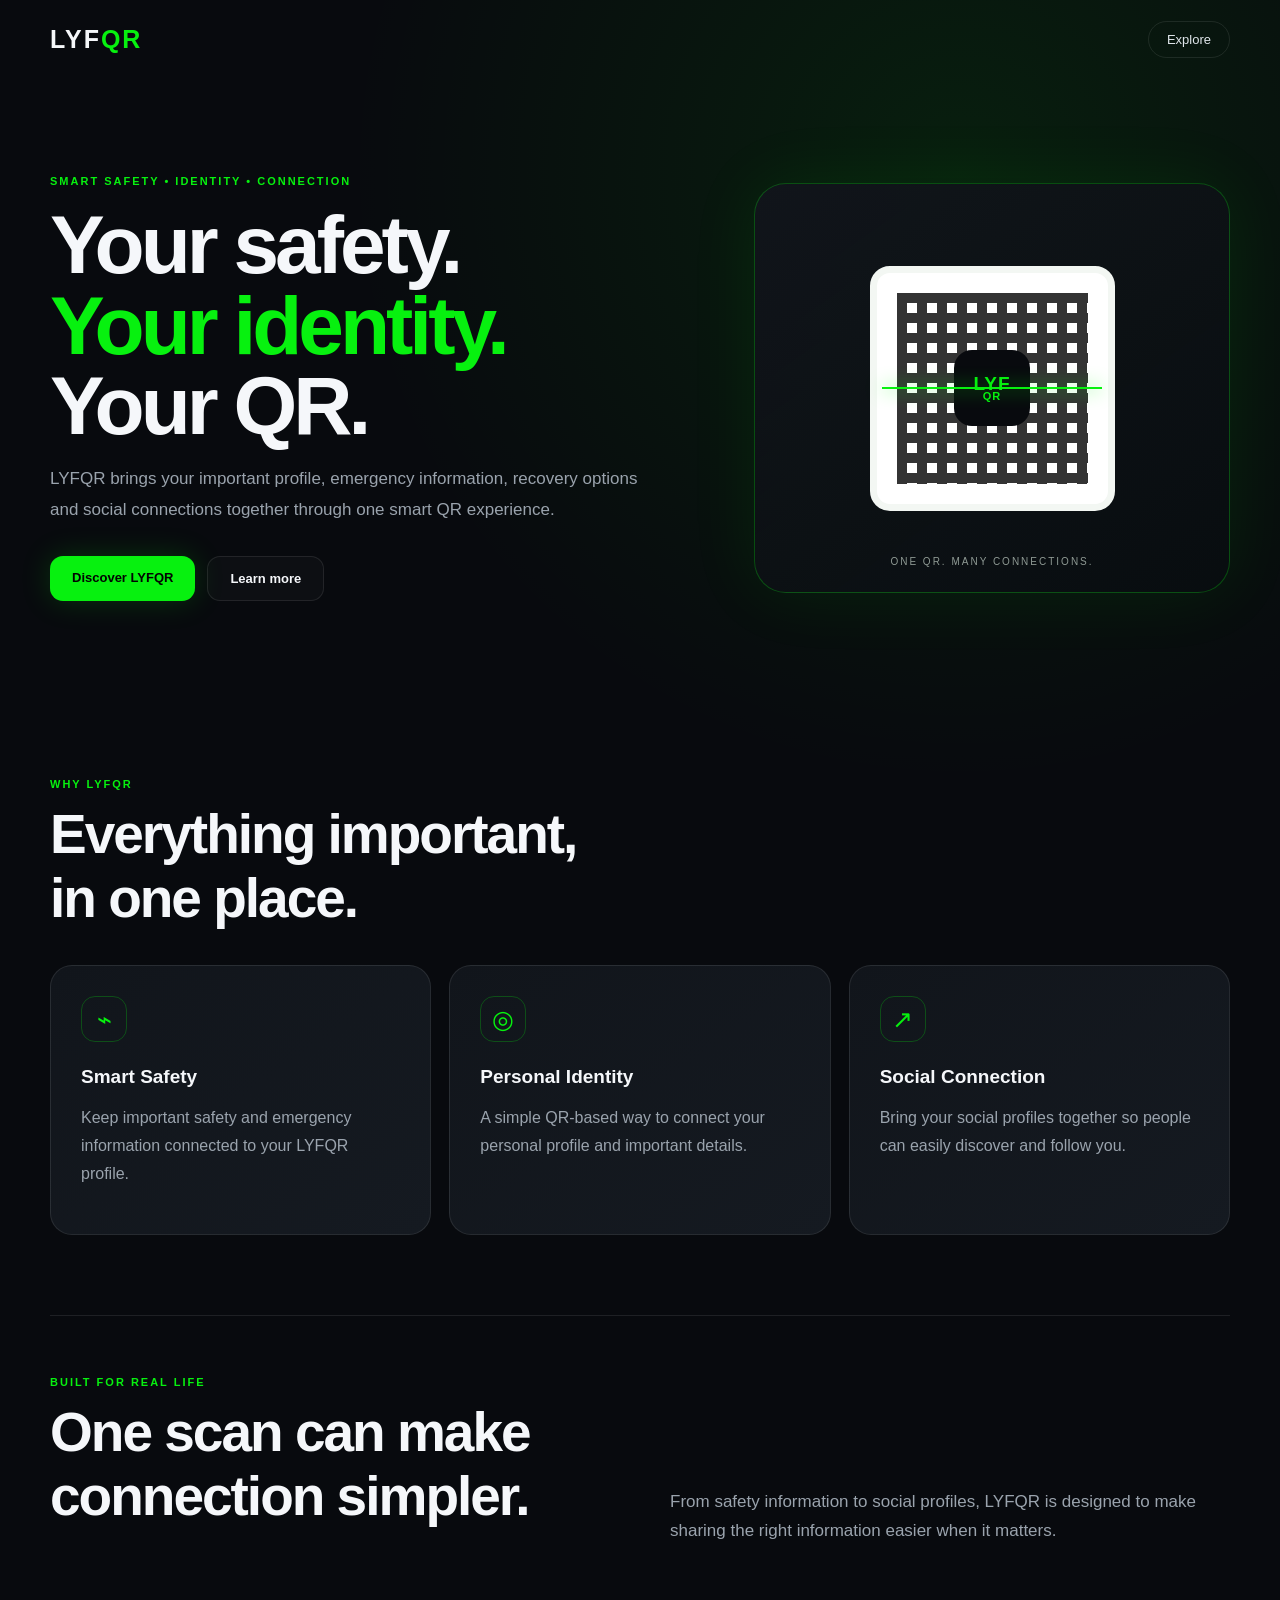
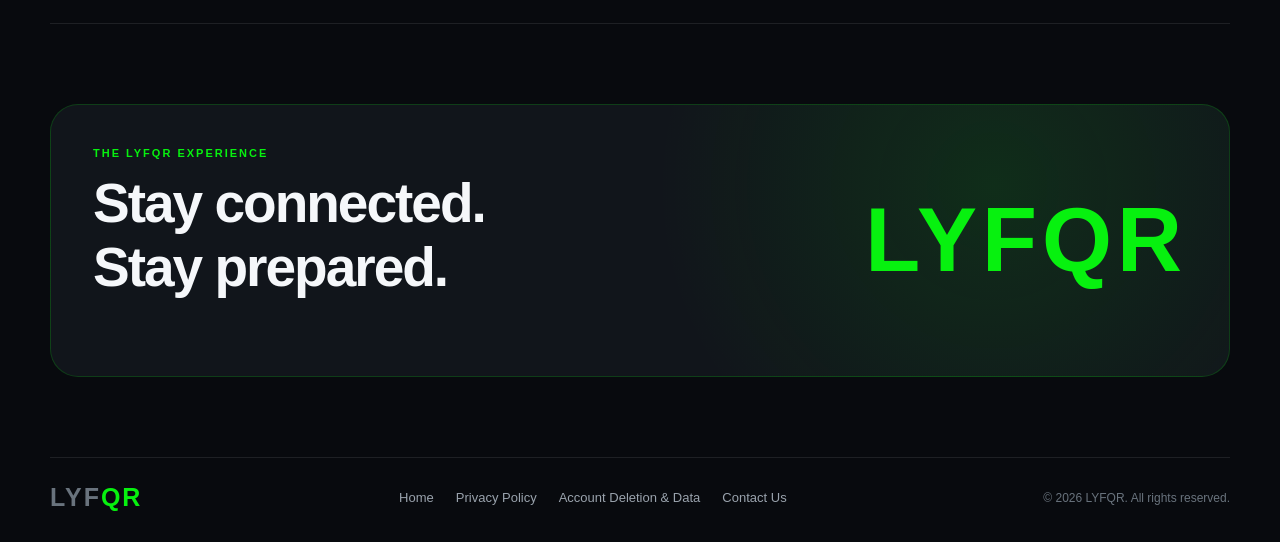
<file: index.html>
<!doctype html>
<html lang="en">
<head>
<meta charset="utf-8">
<meta name="viewport" content="width=device-width,initial-scale=1">
<meta name="description" content="LYFQR — Smart Safety, Identity and Social Connection through one QR.">
<title>LYFQR — Smart Safety &amp; Identity</title>
<link rel="stylesheet" href="style.css">
</head>
<body>
<header class="nav">
  <a class="brand" href="/">LYF<span>QR</span></a>
  <a class="nav-btn" href="#features">Explore</a>
</header>
<main>
  <!-- HERO -->
  <section class="hero">
    <div class="hero-copy">
      <div class="badge">SMART SAFETY • IDENTITY • CONNECTION</div>
      <h1>Your safety.<br><span>Your identity.</span><br>Your QR.</h1>
      <p>LYFQR brings your important profile, emergency information, recovery options and social connections together through one smart QR experience.</p>
      <div class="actions">
        <a class="primary" href="#features">Discover LYFQR</a>
        <a class="secondary" href="#about">Learn more</a>
      </div>
    </div>
    <div class="qr-card">
      <div class="qr">
        <div class="qr-lines"></div>
        <div class="qr-logo">LYF<br><small>QR</small></div>
      </div>
      <div class="scan"></div>
      <div class="qr-caption">ONE QR. MANY CONNECTIONS.</div>
    </div>
  </section>
  <!-- FEATURES -->
  <section id="features" class="section">
    <div class="eyebrow">WHY LYFQR</div>
    <h2>Everything important,<br>in one place.</h2>
    <div class="grid">
      <article>
        <div class="icon">⌁</div>
        <h3>Smart Safety</h3>
        <p>Keep important safety and emergency information connected to your LYFQR profile.</p>
      </article>
      <article>
        <div class="icon">◎</div>
        <h3>Personal Identity</h3>
        <p>A simple QR-based way to connect your personal profile and important details.</p>
      </article>
      <article>
        <div class="icon">↗</div>
        <h3>Social Connection</h3>
        <p>Bring your social profiles together so people can easily discover and follow you.</p>
      </article>
    </div>
  </section>
  <!-- ABOUT -->
  <section id="about" class="about">
    <div>
      <div class="eyebrow">BUILT FOR REAL LIFE</div>
      <h2>One scan can make connection simpler.</h2>
    </div>
    <p>From safety information to social profiles, LYFQR is designed to make sharing the right information easier when it matters.</p>
  </section>
  <!-- CTA -->
  <section class="cta">
    <div>
      <div class="eyebrow">THE LYFQR EXPERIENCE</div>
      <h2>Stay connected.<br>Stay prepared.</h2>
    </div>
    <strong>LYFQR</strong>
  </section>
</main>
  <!-- FOOTER -->
<footer>
  <div class="brand">LYF<span>QR</span></div>
  <div class="footer-links">
    <a href="/">Home</a>
    <a href="/privacy-policy.html">Privacy Policy</a>
    <a href="/delete-data.html">Account Deletion &amp; Data</a>
    <a href="mailto:lyfqr.support@gmail.com">Contact Us</a>
  </div>
  <div>© 2026 LYFQR. All rights reserved.</div>
</footer>
</body>
</html>
</file>
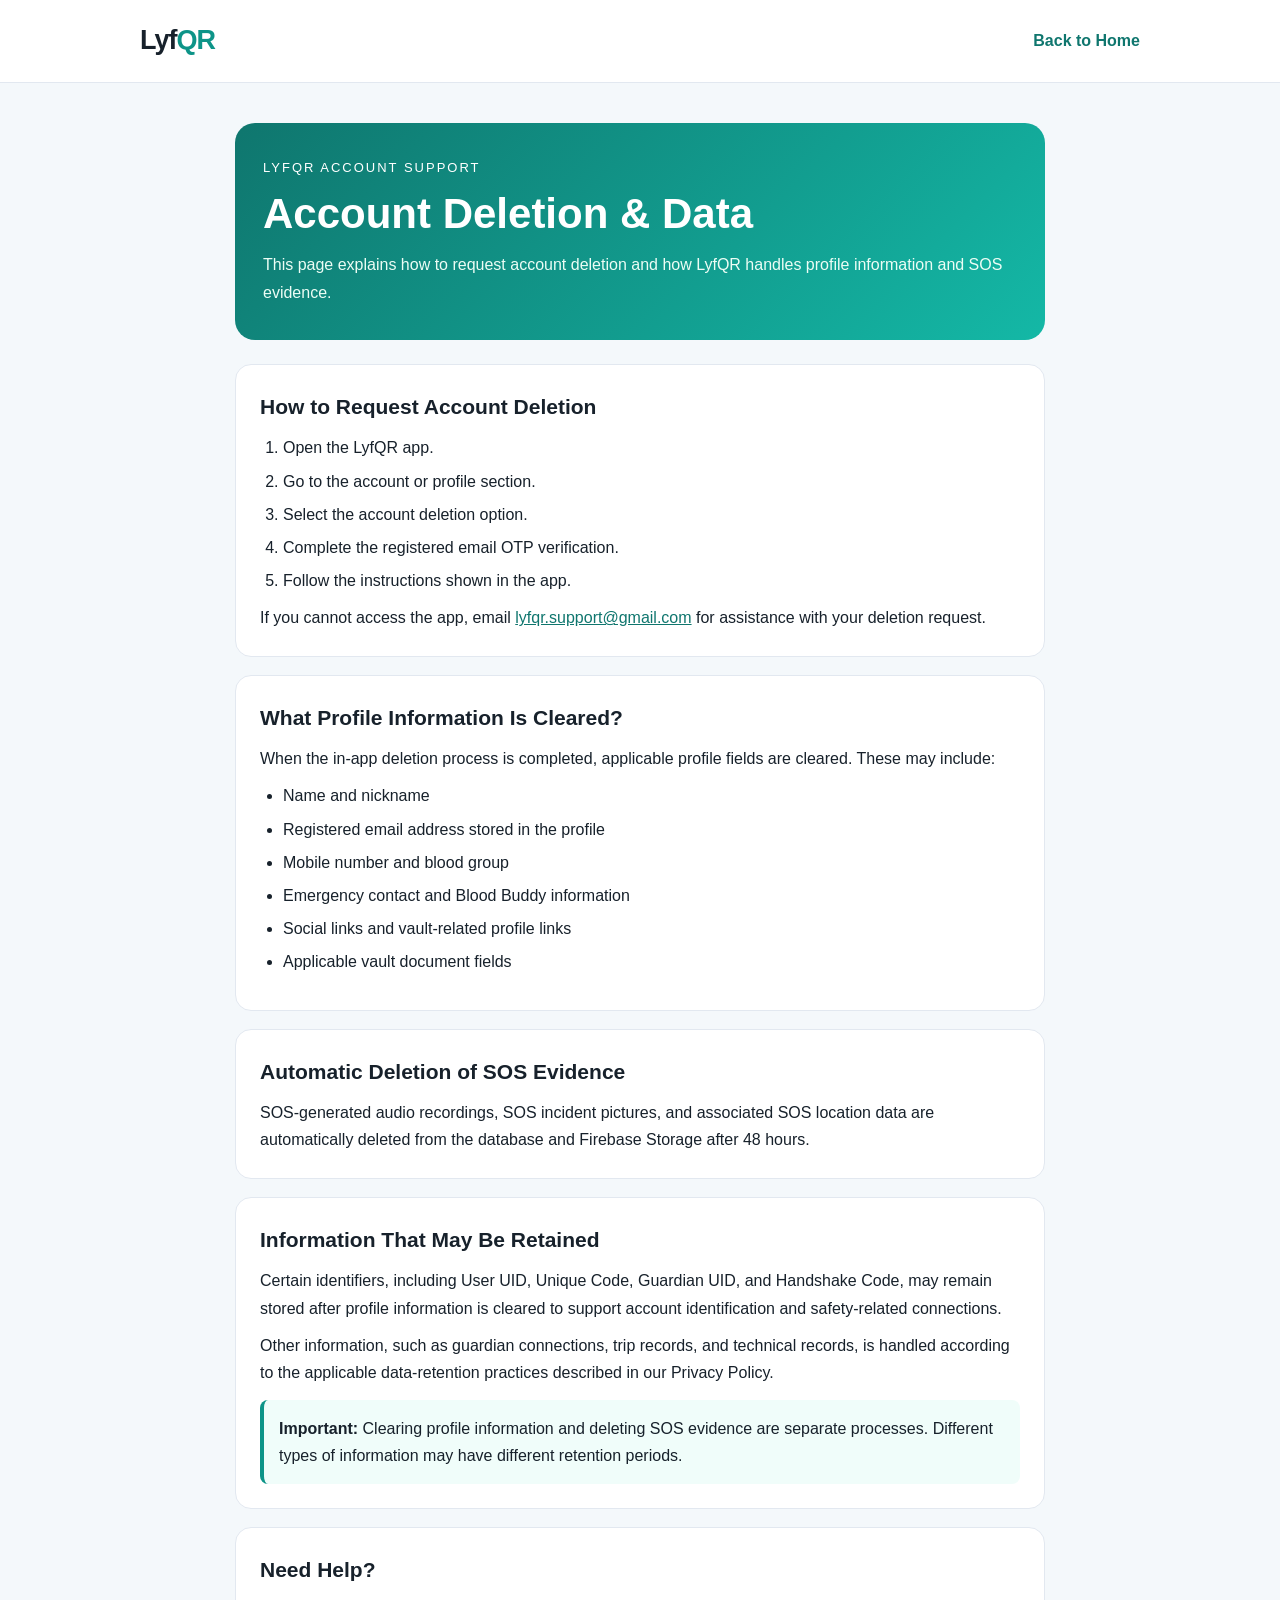
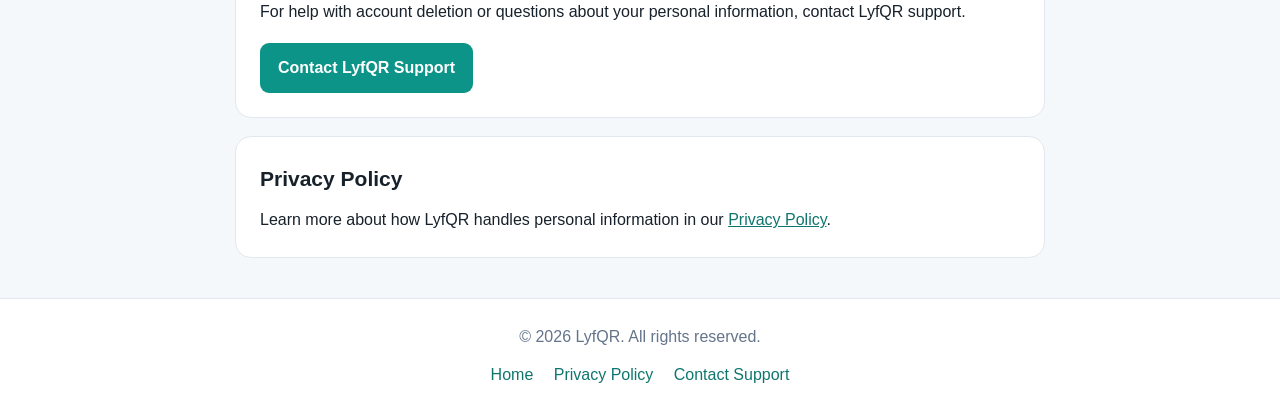
<file: delete-data.html>
<!DOCTYPE html>
<html lang="en">
<head>
  <meta charset="UTF-8">
  <meta name="viewport" content="width=device-width, initial-scale=1.0">
  <title>Account Deletion & Data | LyfQR</title>
  <meta name="description" content="Learn how to request LyfQR account deletion and understand how personal information and SOS evidence are handled.">
  <meta name="robots" content="index, follow">

  <style>
    :root {
      --primary: #0d9488;
      --primary-dark: #0f766e;
      --bg: #f4f8fb;
      --surface: #fff;
      --text: #17212b;
      --muted: #64748b;
      --border: #e2e8f0;
    }

    * { box-sizing: border-box; margin: 0; padding: 0; }

    body {
      font-family: Arial, Helvetica, sans-serif;
      background: var(--bg);
      color: var(--text);
      line-height: 1.7;
    }

    header {
      background: var(--surface);
      border-bottom: 1px solid var(--border);
      padding: 18px 20px;
    }

    .nav {
      max-width: 1000px;
      margin: auto;
      display: flex;
      justify-content: space-between;
      align-items: center;
      gap: 16px;
    }

    .brand {
      font-size: 27px;
      font-weight: 800;
      text-decoration: none;
      color: var(--text);
      letter-spacing: -1px;
    }

    .brand span { color: var(--primary); }

    .nav a:last-child {
      color: var(--primary-dark);
      font-weight: 600;
      text-decoration: none;
    }

    main {
      max-width: 850px;
      margin: 40px auto;
      padding: 0 20px;
    }

    .hero {
      background: linear-gradient(135deg, #0f766e, #14b8a6);
      color: #fff;
      border-radius: 20px;
      padding: 34px 28px;
      margin-bottom: 24px;
    }

    .label {
      font-size: 13px;
      text-transform: uppercase;
      letter-spacing: 2px;
      margin-bottom: 10px;
    }

    h1 {
      font-size: clamp(29px, 5vw, 42px);
      line-height: 1.2;
      margin-bottom: 12px;
    }

    .hero p { color: #ecfdf5; }

    .card {
      background: var(--surface);
      border: 1px solid var(--border);
      border-radius: 16px;
      padding: 24px;
      margin-bottom: 18px;
    }

    h2 { font-size: 21px; margin-bottom: 10px; }
    p { margin-bottom: 10px; }
    p:last-child { margin-bottom: 0; }

    ul, ol { padding-left: 23px; margin: 10px 0; }
    li { margin-bottom: 6px; }

    .notice {
      background: #f0fdfa;
      border-left: 4px solid var(--primary);
      border-radius: 8px;
      padding: 15px;
      margin-top: 14px;
    }

    .contact {
      display: inline-block;
      margin-top: 8px;
      background: var(--primary);
      color: #fff;
      padding: 11px 18px;
      border-radius: 9px;
      text-decoration: none;
      font-weight: 700;
    }

    .contact:hover { background: var(--primary-dark); }

    a.text-link { color: var(--primary-dark); }

    footer {
      text-align: center;
      padding: 24px 16px;
      color: var(--muted);
      border-top: 1px solid var(--border);
      background: var(--surface);
    }

    footer a {
      color: var(--primary-dark);
      text-decoration: none;
      margin: 0 8px;
    }

    @media (max-width: 600px) {
      main { margin: 24px auto; }
      .hero { padding: 26px 21px; }
      .card { padding: 20px; }
      .nav { flex-wrap: wrap; }
    }
  </style>
</head>

<body>
  <header>
    <nav class="nav">
      <a class="brand" href="https://www.lyfqr.com/">Lyf<span>QR</span></a>
      <a href="https://www.lyfqr.com/">Back to Home</a>
    </nav>
  </header>

  <main>
    <section class="hero">
      <div class="label">LyfQR Account Support</div>
      <h1>Account Deletion &amp; Data</h1>
      <p>This page explains how to request account deletion and how LyfQR handles profile information and SOS evidence.</p>
    </section>

    <section class="card">
      <h2>How to Request Account Deletion</h2>
      <ol>
        <li>Open the LyfQR app.</li>
        <li>Go to the account or profile section.</li>
        <li>Select the account deletion option.</li>
        <li>Complete the registered email OTP verification.</li>
        <li>Follow the instructions shown in the app.</li>
      </ol>
      <p>If you cannot access the app, email
        <a class="text-link" href="mailto:lyfqr.support@gmail.com">lyfqr.support@gmail.com</a>
        for assistance with your deletion request.
      </p>
    </section>

    <section class="card">
      <h2>What Profile Information Is Cleared?</h2>
      <p>When the in-app deletion process is completed, applicable profile fields are cleared. These may include:</p>
      <ul>
        <li>Name and nickname</li>
        <li>Registered email address stored in the profile</li>
        <li>Mobile number and blood group</li>
        <li>Emergency contact and Blood Buddy information</li>
        <li>Social links and vault-related profile links</li>
        <li>Applicable vault document fields</li>
      </ul>
    </section>

    <section class="card">
      <h2>Automatic Deletion of SOS Evidence</h2>
      <p>SOS-generated audio recordings, SOS incident pictures, and associated SOS location data are automatically deleted from the database and Firebase Storage after 48 hours.</p>
    </section>

    <section class="card">
      <h2>Information That May Be Retained</h2>
      <p>Certain identifiers, including User UID, Unique Code, Guardian UID, and Handshake Code, may remain stored after profile information is cleared to support account identification and safety-related connections.</p>
      <p>Other information, such as guardian connections, trip records, and technical records, is handled according to the applicable data-retention practices described in our Privacy Policy.</p>
      <div class="notice">
        <strong>Important:</strong> Clearing profile information and deleting SOS evidence are separate processes. Different types of information may have different retention periods.
      </div>
    </section>

    <section class="card">
      <h2>Need Help?</h2>
      <p>For help with account deletion or questions about your personal information, contact LyfQR support.</p>
     <a class="contact"
   href="https://mail.google.com/mail/?view=cm&fs=1&to=lyfqr.support@gmail.com"
   target="_blank"
   rel="noopener noreferrer">
  Contact LyfQR Support
</a>
    </section>

    <section class="card">
      <h2>Privacy Policy</h2>
      <p>Learn more about how LyfQR handles personal information in our
        <a class="text-link" href="https://www.lyfqr.com/privacy-policy.html">Privacy Policy</a>.
      </p>
    </section>
  </main>

  <footer>
    <p>© 2026 LyfQR. All rights reserved.</p>
    <a href="https://www.lyfqr.com/">Home</a>
    <a href="https://www.lyfqr.com/privacy-policy.html">Privacy Policy</a>
    <a href="mailto:lyfqr.support@gmail.com">Contact Support</a>
  </footer>
</body>
</html>
</file>
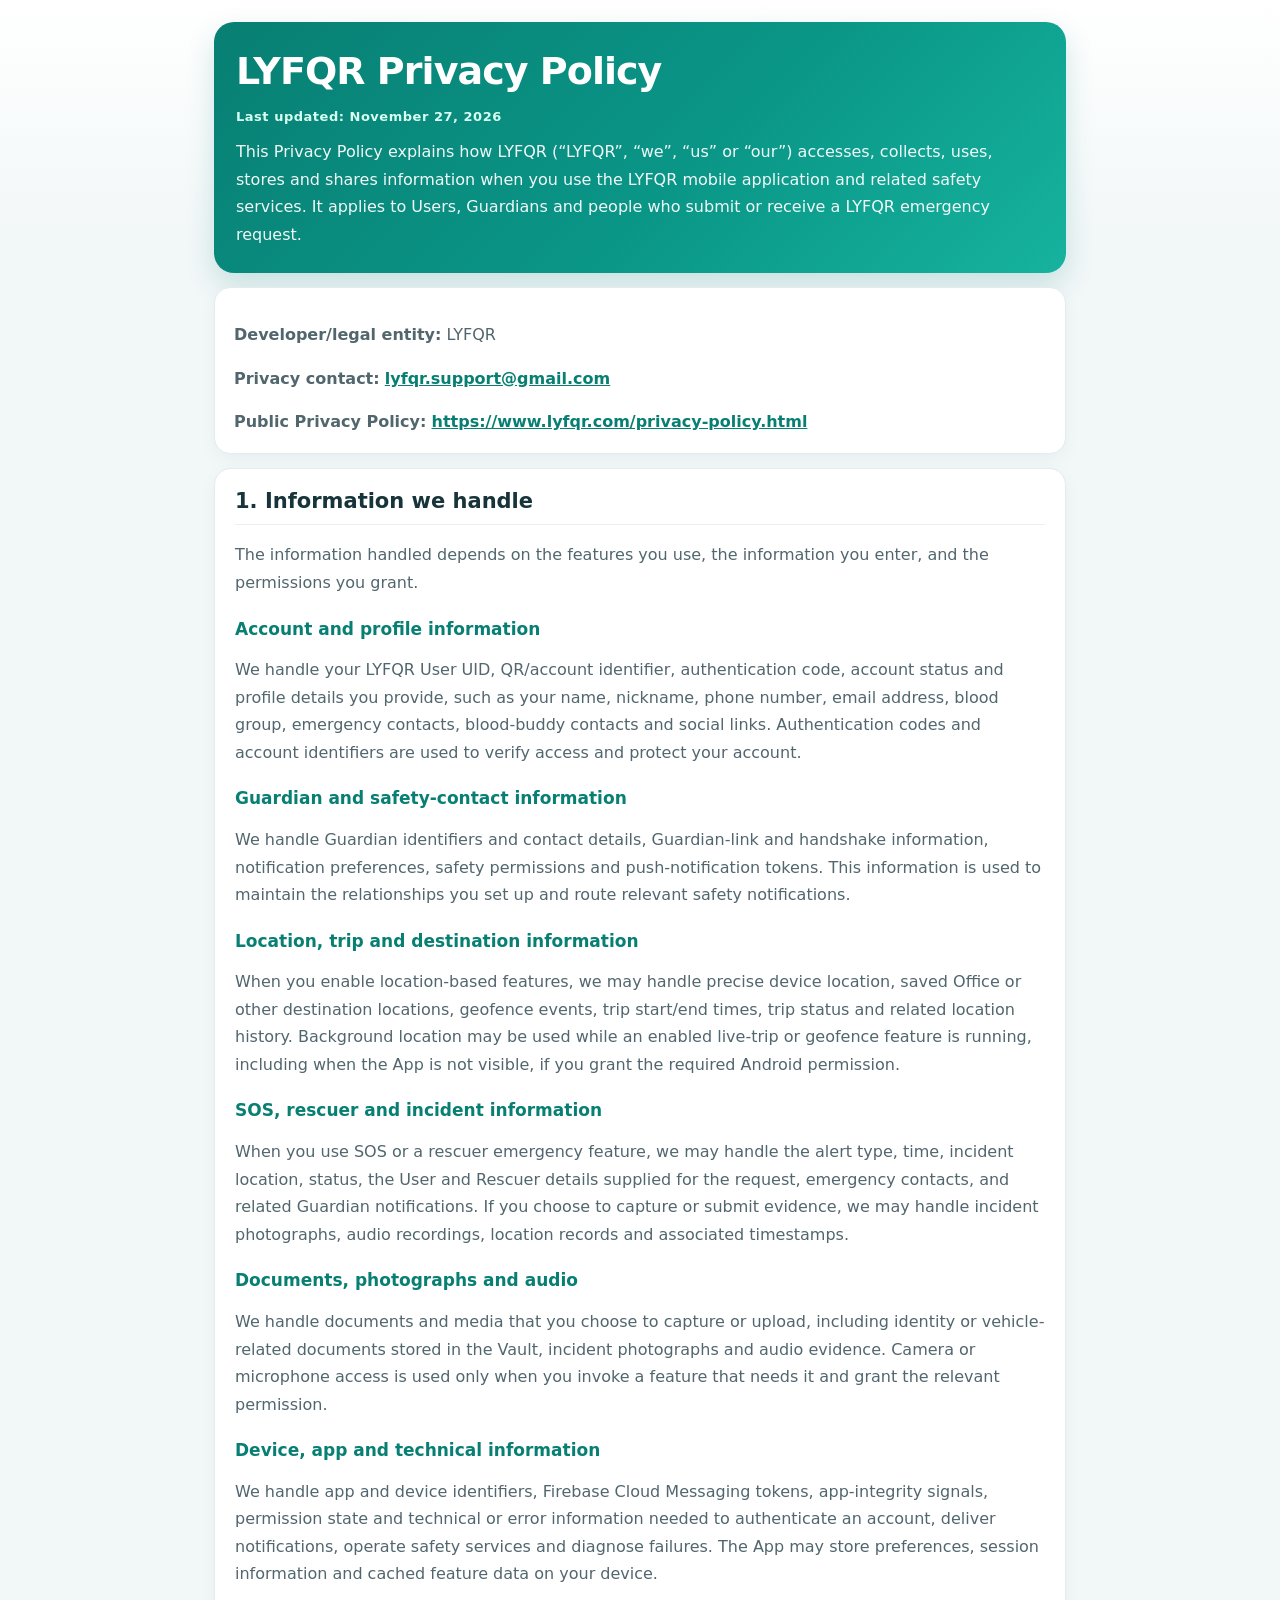
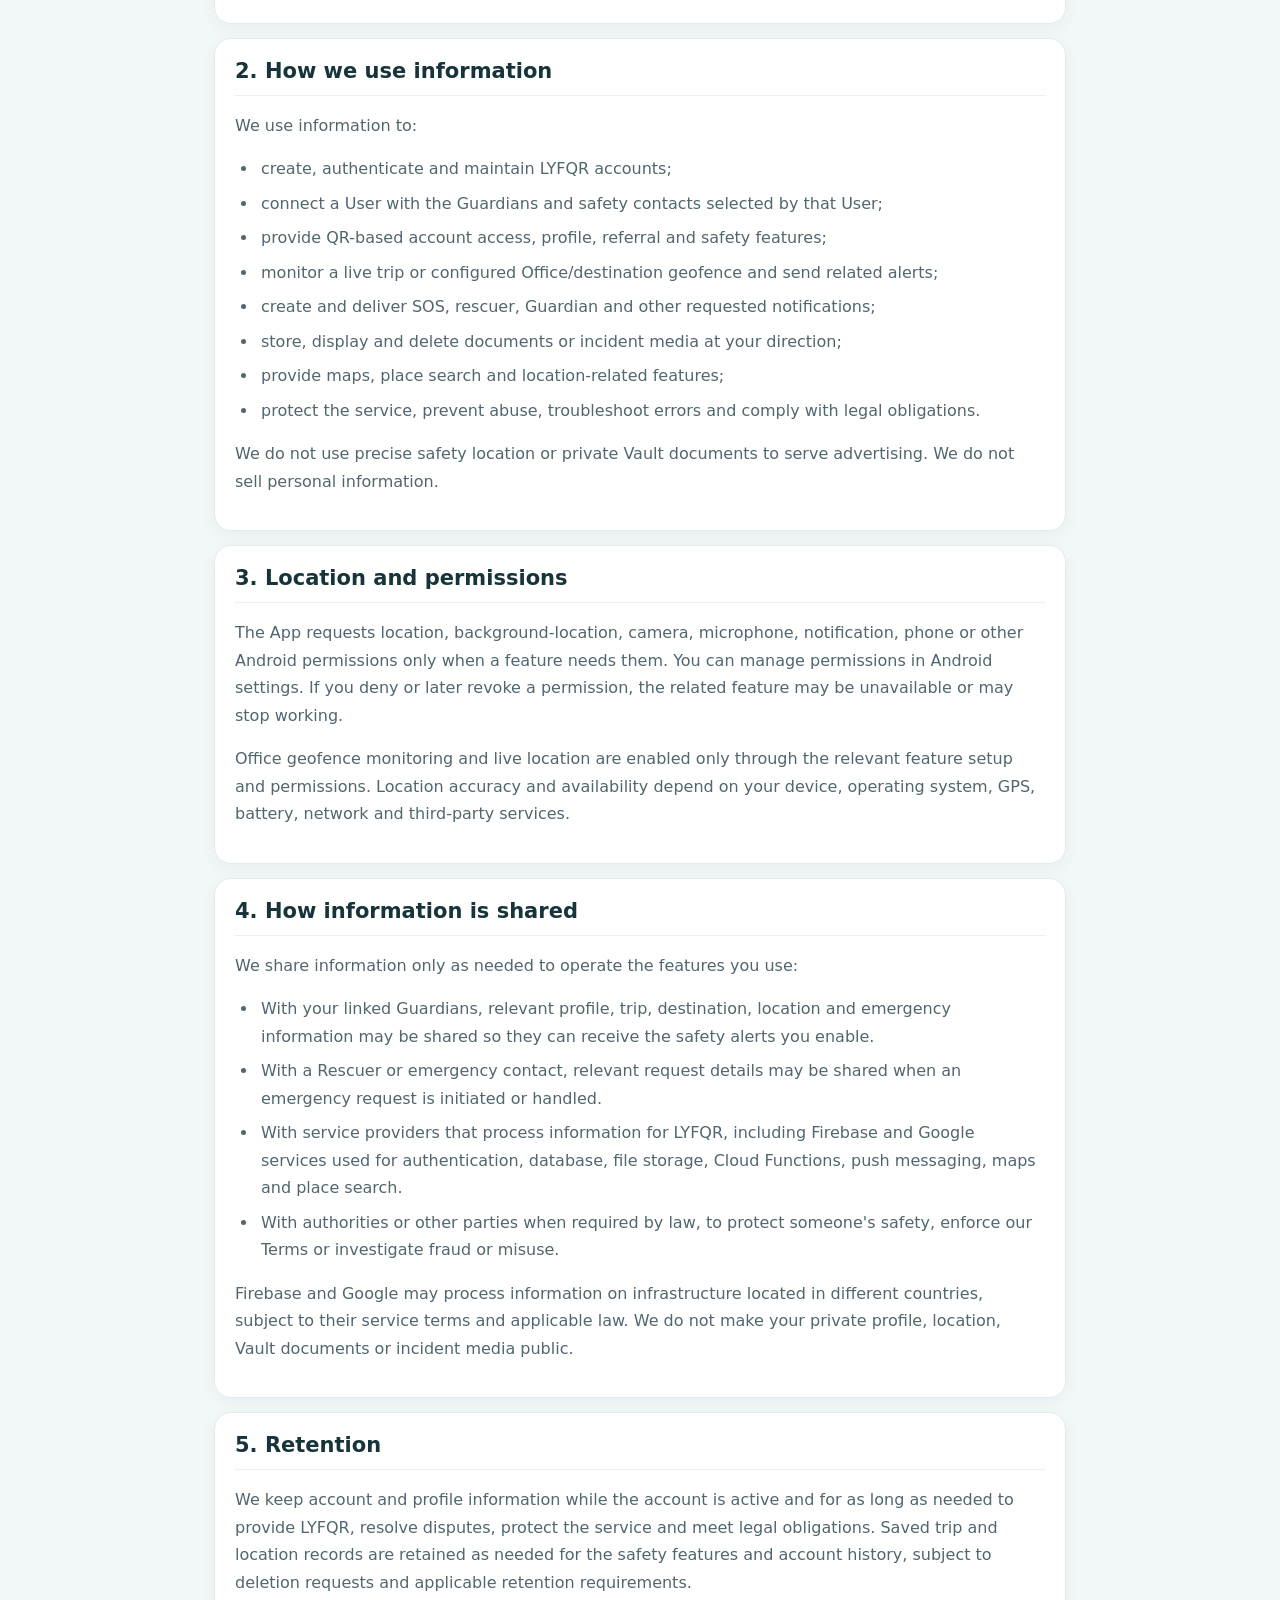
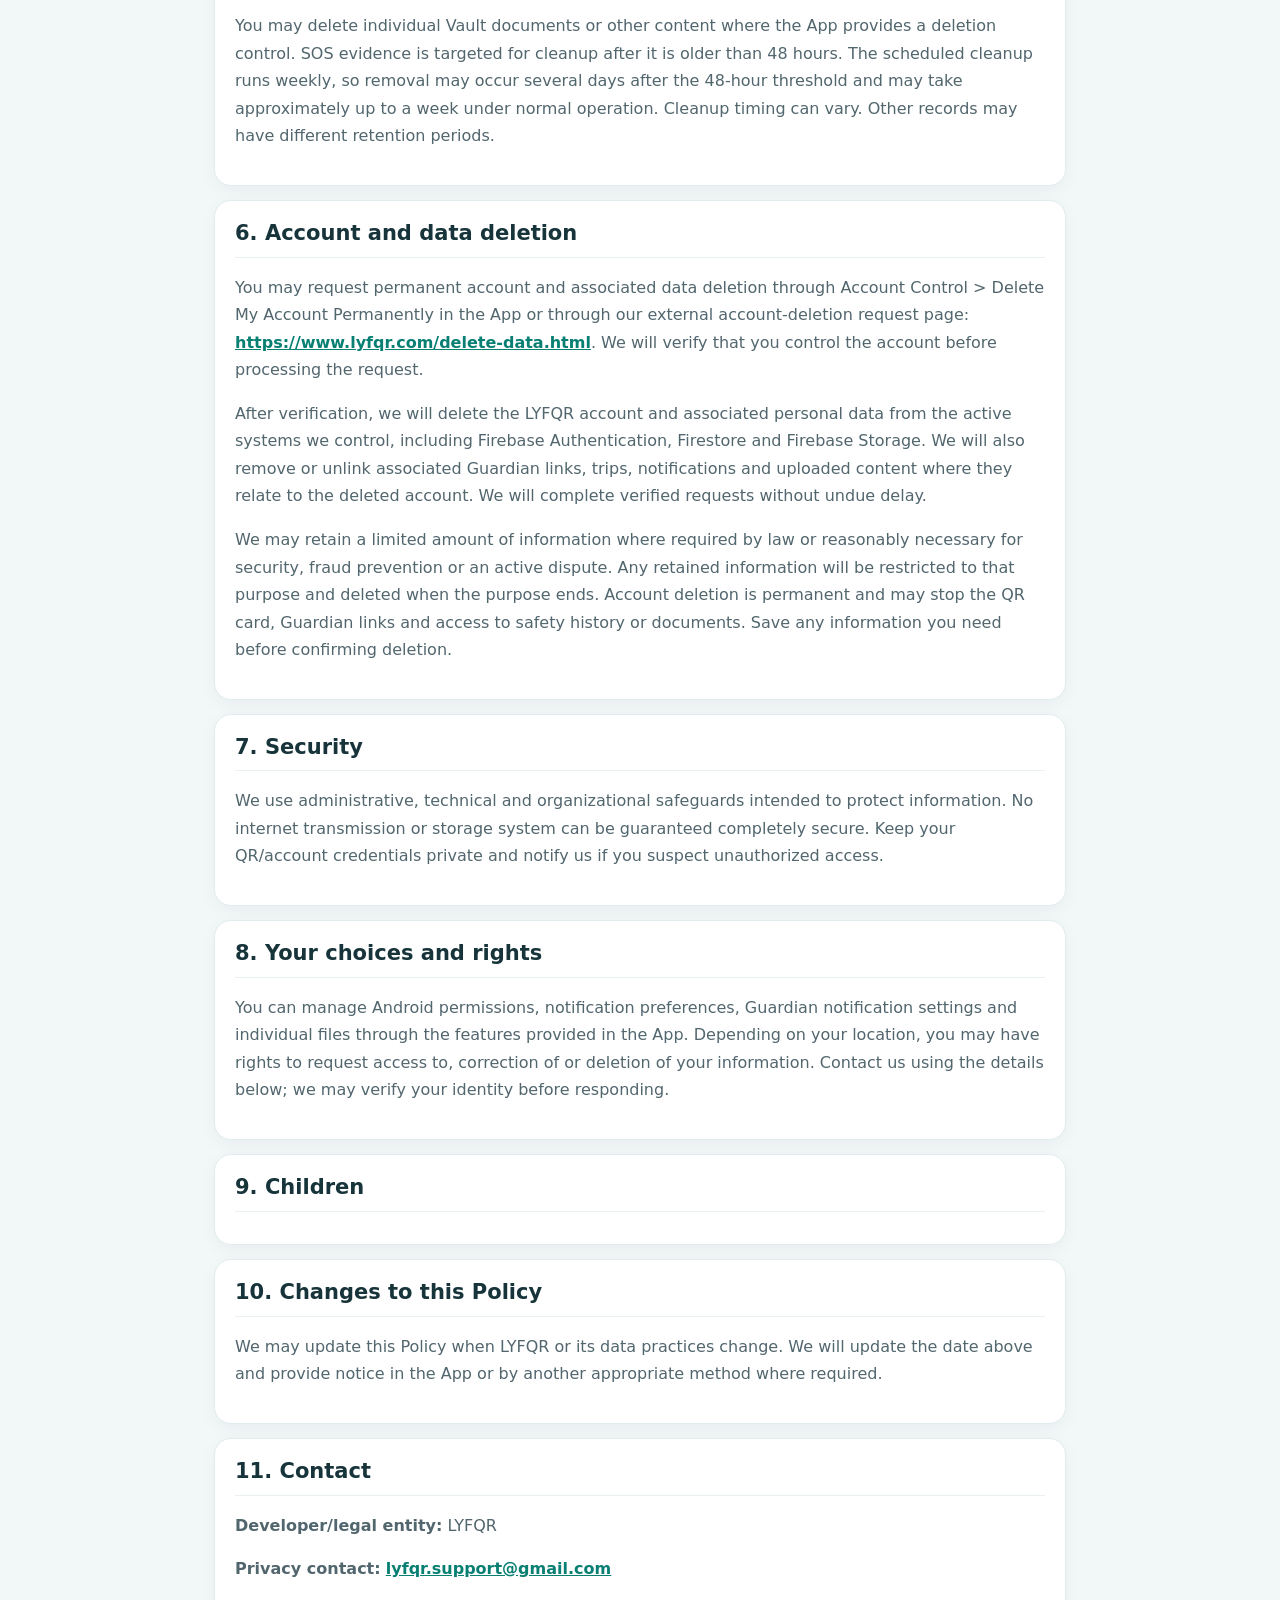
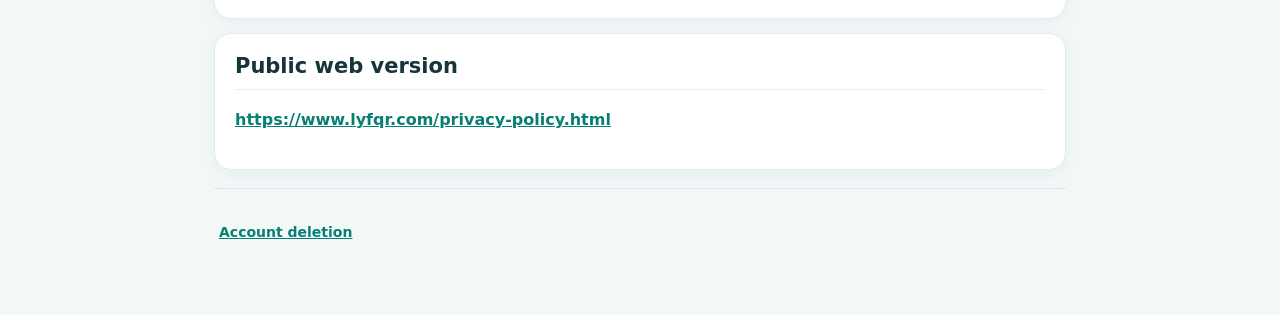
<file: privacy-policy.html>
<!DOCTYPE html>
<html lang="en">
<head>
  <meta charset="UTF-8">
  <meta name="viewport" content="width=device-width, initial-scale=1">
  <title>Privacy Policy | LYFQR</title>
  <meta name="description" content="The LYFQR Privacy Policy explains what information the app handles, how it is used, retained, shared and deleted.">
  <style>
    :root { color-scheme: light; --page:#F2F7F8; --surface:#FFFFFF; --ink:#172B33; --muted:#52666E; --teal:#087F73; --teal2:#12A995; --line:#E2ECEE; --soft:#EAF7F4; }
    * { box-sizing:border-box; }
    body { margin:0; padding:18px 14px 40px; background:linear-gradient(180deg,#FFFFFF 0,#F2F7F8 240px,#F2F7F8 100%); color:var(--ink); font:16px/1.72 system-ui,-apple-system,"Segoe UI",sans-serif; }
    main { max-width:860px; margin:0 auto; padding:0 4px; }
    header { margin:4px 0 14px; padding:25px 22px; border-radius:20px; color:#FFFFFF; background:linear-gradient(135deg,#087F73 0%,#0A9687 56%,#16B39E 100%); box-shadow:0 12px 28px rgba(8,127,115,.18); }
    h1,h2,h3 { line-height:1.28; }
    h1 { margin:0 0 10px; color:#FFFFFF; font-size:clamp(27px,6vw,38px); letter-spacing:-.025em; }
    header p { margin:0; color:rgba(255,255,255,.94); }
    .updated { margin:0 0 10px; color:#D6FFF2; font-size:13px; font-weight:700; letter-spacing:.04em; }
    .contact,.notice { padding:17px 19px; border:1px solid var(--line); border-radius:16px; background:var(--surface); box-shadow:0 5px 18px rgba(23,43,51,.045); }
    .contact { margin:0 0 14px; }
    .contact p:last-child { margin-bottom:0; }
    section { margin:14px 0; padding:19px 20px; border:1px solid var(--line); border-radius:17px; background:var(--surface); box-shadow:0 5px 18px rgba(23,43,51,.045); }
    h2 { margin:0 0 13px; padding-bottom:10px; border-bottom:1px solid #E8F0F1; color:#17343B; font-size:21px; }
    h3 { margin:22px 0 7px; color:var(--teal); font-size:17px; }
    p,li { color:var(--muted); }
    a { color:#087F73; font-weight:650; overflow-wrap:anywhere; }
    ul { padding-left:23px; }
    li { padding-left:3px; margin:7px 0; }
    footer { margin-top:18px; padding:17px 5px; border-top:1px solid #DCE7E9; color:var(--muted); font-size:14px; }
    @media (max-width:520px) {
      body { padding:10px 10px 28px; font-size:15px; }
      main { padding:0; }
      header { padding:21px 18px; border-radius:17px; }
      section { padding:17px 16px; border-radius:15px; }
      h2 { font-size:19px; }
      h3 { font-size:16px; }
    }
  </style>
</head>
<body>
<main>
  <header>
    <h1>LYFQR Privacy Policy</h1>
    <div class="updated">Last updated: November 27, 2026</div>
    <p>This Privacy Policy explains how LYFQR (&ldquo;LYFQR&rdquo;, &ldquo;we&rdquo;, &ldquo;us&rdquo; or &ldquo;our&rdquo;) accesses, collects, uses, stores and shares information when you use the LYFQR mobile application and related safety services. It applies to Users, Guardians and people who submit or receive a LYFQR emergency request.</p>
  </header>

  <div class="contact">
    <p><strong>Developer/legal entity:</strong> LYFQR</p>
    <p><strong>Privacy contact:</strong> <a href="mailto:lyfqr.support@gmail.com">lyfqr.support@gmail.com</a></p>
    <p><strong>Public Privacy Policy:</strong> <a href="https://www.lyfqr.com/privacy-policy.html">https://www.lyfqr.com/privacy-policy.html</a></p>
  </div>

  <section id="information">
    <h2>1. Information we handle</h2>
    <p>The information handled depends on the features you use, the information you enter, and the permissions you grant.</p>

    <h3>Account and profile information</h3>
    <p>We handle your LYFQR User UID, QR/account identifier, authentication code, account status and profile details you provide, such as your name, nickname, phone number, email address, blood group, emergency contacts, blood-buddy contacts and social links. Authentication codes and account identifiers are used to verify access and protect your account.</p>

    <h3>Guardian and safety-contact information</h3>
    <p>We handle Guardian identifiers and contact details, Guardian-link and handshake information, notification preferences, safety permissions and push-notification tokens. This information is used to maintain the relationships you set up and route relevant safety notifications.</p>

    <h3>Location, trip and destination information</h3>
    <p>When you enable location-based features, we may handle precise device location, saved Office or other destination locations, geofence events, trip start/end times, trip status and related location history. Background location may be used while an enabled live-trip or geofence feature is running, including when the App is not visible, if you grant the required Android permission.</p>

    <h3>SOS, rescuer and incident information</h3>
    <p>When you use SOS or a rescuer emergency feature, we may handle the alert type, time, incident location, status, the User and Rescuer details supplied for the request, emergency contacts, and related Guardian notifications. If you choose to capture or submit evidence, we may handle incident photographs, audio recordings, location records and associated timestamps.</p>

    <h3>Documents, photographs and audio</h3>
    <p>We handle documents and media that you choose to capture or upload, including identity or vehicle-related documents stored in the Vault, incident photographs and audio evidence. Camera or microphone access is used only when you invoke a feature that needs it and grant the relevant permission.</p>

    <h3>Device, app and technical information</h3>
    <p>We handle app and device identifiers, Firebase Cloud Messaging tokens, app-integrity signals, permission state and technical or error information needed to authenticate an account, deliver notifications, operate safety services and diagnose failures. The App may store preferences, session information and cached feature data on your device.</p>
  </section>

  <section id="use">
    <h2>2. How we use information</h2>
    <p>We use information to:</p>
    <ul>
      <li>create, authenticate and maintain LYFQR accounts;</li>
      <li>connect a User with the Guardians and safety contacts selected by that User;</li>
      <li>provide QR-based account access, profile, referral and safety features;</li>
      <li>monitor a live trip or configured Office/destination geofence and send related alerts;</li>
      <li>create and deliver SOS, rescuer, Guardian and other requested notifications;</li>
      <li>store, display and delete documents or incident media at your direction;</li>
      <li>provide maps, place search and location-related features;</li>
      <li>protect the service, prevent abuse, troubleshoot errors and comply with legal obligations.</li>
    </ul>
    <p>We do not use precise safety location or private Vault documents to serve advertising. We do not sell personal information.</p>
  </section>

  <section id="location-permissions">
    <h2>3. Location and permissions</h2>
    <p>The App requests location, background-location, camera, microphone, notification, phone or other Android permissions only when a feature needs them. You can manage permissions in Android settings. If you deny or later revoke a permission, the related feature may be unavailable or may stop working.</p>
    <p>Office geofence monitoring and live location are enabled only through the relevant feature setup and permissions. Location accuracy and availability depend on your device, operating system, GPS, battery, network and third-party services.</p>
  </section>

  <section id="sharing">
    <h2>4. How information is shared</h2>
    <p>We share information only as needed to operate the features you use:</p>
    <ul>
      <li>With your linked Guardians, relevant profile, trip, destination, location and emergency information may be shared so they can receive the safety alerts you enable.</li>
      <li>With a Rescuer or emergency contact, relevant request details may be shared when an emergency request is initiated or handled.</li>
      <li>With service providers that process information for LYFQR, including Firebase and Google services used for authentication, database, file storage, Cloud Functions, push messaging, maps and place search.</li>
      <li>With authorities or other parties when required by law, to protect someone's safety, enforce our Terms or investigate fraud or misuse.</li>
    </ul>
    <p>Firebase and Google may process information on infrastructure located in different countries, subject to their service terms and applicable law. We do not make your private profile, location, Vault documents or incident media public.</p>
  </section>

  <section id="retention">
    <h2>5. Retention</h2>
    <p>We keep account and profile information while the account is active and for as long as needed to provide LYFQR, resolve disputes, protect the service and meet legal obligations. Saved trip and location records are retained as needed for the safety features and account history, subject to deletion requests and applicable retention requirements.</p>
    <p>You may delete individual Vault documents or other content where the App provides a deletion control. SOS evidence is targeted for cleanup after it is older than 48 hours. The scheduled cleanup runs weekly, so removal may occur several days after the 48-hour threshold and may take approximately up to a week under normal operation. Cleanup timing can vary. Other records may have different retention periods.</p>
  </section>

  <section id="deletion">
    <h2>6. Account and data deletion</h2>
    <p>You may request permanent account and associated data deletion through Account Control &gt; Delete My Account Permanently in the App or through our external account-deletion request page: <a href="https://www.lyfqr.com/delete-data.html">https://www.lyfqr.com/delete-data.html</a>. We will verify that you control the account before processing the request.</p>
    <p>After verification, we will delete the LYFQR account and associated personal data from the active systems we control, including Firebase Authentication, Firestore and Firebase Storage. We will also remove or unlink associated Guardian links, trips, notifications and uploaded content where they relate to the deleted account. We will complete verified requests without undue delay.</p>
    <p>We may retain a limited amount of information where required by law or reasonably necessary for security, fraud prevention or an active dispute. Any retained information will be restricted to that purpose and deleted when the purpose ends. Account deletion is permanent and may stop the QR card, Guardian links and access to safety history or documents. Save any information you need before confirming deletion.</p>
  </section>

  <section id="security">
    <h2>7. Security</h2>
    <p>We use administrative, technical and organizational safeguards intended to protect information. No internet transmission or storage system can be guaranteed completely secure. Keep your QR/account credentials private and notify us if you suspect unauthorized access.</p>
  </section>

  <section id="choices-rights">
    <h2>8. Your choices and rights</h2>
    <p>You can manage Android permissions, notification preferences, Guardian notification settings and individual files through the features provided in the App. Depending on your location, you may have rights to request access to, correction of or deletion of your information. Contact us using the details below; we may verify your identity before responding.</p>
  </section>

  <section id="children">
    <h2>9. Children</h2>
  </section>

  <section id="changes">
    <h2>10. Changes to this Policy</h2>
    <p>We may update this Policy when LYFQR or its data practices change. We will update the date above and provide notice in the App or by another appropriate method where required.</p>
  </section>

  <section id="contact">
    <h2>11. Contact</h2>
    <p><strong>Developer/legal entity:</strong> LYFQR</p>
    <p><strong>Privacy contact:</strong> <a href="mailto:lyfqr.support@gmail.com">lyfqr.support@gmail.com</a></p>
  </section>

  <section id="public-web-version">
    <h2>Public web version</h2>
    <p><a href="https://www.lyfqr.com/privacy-policy.html">https://www.lyfqr.com/privacy-policy.html</a></p>
  </section>

  <footer>
    <p><a href="https://www.lyfqr.com/delete-data.html">Account deletion</a></p>
  </footer>
</main>
</body>
</html>
</file>
<file: style.css>
:root{--bg:#080a0e;--panel:#11151b;--text:#f5f7fa;--muted:#9aa3ad;--green:#07f10f;--line:rgba(255,255,255,.09)}
*{box-sizing:border-box}
html{scroll-behavior:smooth}
body{margin:0;background:radial-gradient(circle at 75% 8%,rgba(7,241,15,.09),transparent 28%),var(--bg);color:var(--text);font-family:Arial,Helvetica,sans-serif}
a{color:inherit;text-decoration:none}

/* NAVIGATION */
.nav{width:min(1180px,calc(100% - 40px));height:78px;margin:auto;display:flex;align-items:center;justify-content:space-between}
.brand{font-size:25px;font-weight:900;letter-spacing:2px}
.brand span{color:var(--green)}
.nav-btn{border:1px solid var(--line);border-radius:999px;padding:10px 18px;color:#dfe5ea;font-size:13px}

/* HERO */
.hero{width:min(1180px,calc(100% - 40px));min-height:620px;margin:auto;display:grid;grid-template-columns:1.15fr .85fr;align-items:center;gap:60px}
.badge,.eyebrow{color:var(--green);font-size:11px;font-weight:800;letter-spacing:2px}
.hero h1{margin:18px 0;font-size:clamp(48px,7vw,82px);line-height:.98;letter-spacing:-4px}
.hero h1 span{color:var(--green)}
.hero p{max-width:610px;color:var(--muted);line-height:1.8;font-size:17px}

/* BUTTONS */
.actions{display:flex;gap:12px;margin-top:30px;flex-wrap:wrap}
.primary,.secondary{padding:14px 22px;border-radius:13px;font-weight:800;font-size:13px}
.primary{color:#020402;background:var(--green);box-shadow:0 0 30px rgba(7,241,15,.18)}
.secondary{border:1px solid var(--line);background:rgba(255,255,255,.025)}

/* QR CARD */
.qr-card{min-height:410px;border:1px solid rgba(7,241,15,.28);border-radius:32px;background:linear-gradient(145deg,rgba(17,21,27,.98),rgba(9,13,16,.9));display:grid;place-items:center;position:relative;overflow:hidden;box-shadow:0 0 70px rgba(7,241,15,.08)}
.qr{width:245px;height:245px;border:7px solid #f3f7f3;background:white;border-radius:20px;padding:20px;position:relative}
.qr-lines{width:100%;height:100%;background:linear-gradient(90deg,#111 10px,transparent 10px 20px),linear-gradient(#111 10px,transparent 10px 20px);background-size:20px 20px;opacity:.85}
.qr-logo{position:absolute;inset:50%;transform:translate(-50%,-50%);width:76px;height:76px;border-radius:18px;background:#080a0e;color:var(--green);display:grid;place-content:center;text-align:center;font-size:19px;font-weight:900;line-height:.9;letter-spacing:1px}
.qr-logo small{font-size:11px}
.qr-caption{position:absolute;bottom:25px;color:#8f9a94;font-size:10px;letter-spacing:2px}

/* QR SCAN ANIMATION */
.scan{position:absolute;width:220px;height:2px;background:var(--green);box-shadow:0 0 18px var(--green);animation:scan 3s ease-in-out infinite}
@keyframes scan{0%,100%{transform:translateY(-105px)}50%{transform:translateY(105px)}}

/* FEATURES */
.section,.about,.cta{width:min(1180px,calc(100% - 40px));margin:80px auto}
.section h2,.about h2,.cta h2{margin:12px 0 35px;font-size:clamp(34px,5vw,55px);letter-spacing:-2px}
.grid{display:grid;grid-template-columns:repeat(3,1fr);gap:18px}
.grid article{padding:30px;min-height:220px;border:1px solid var(--line);border-radius:22px;background:linear-gradient(145deg,var(--panel),#151a21)}
.icon{width:46px;height:46px;display:grid;place-items:center;border-radius:14px;color:var(--green);border:1px solid rgba(7,241,15,.25);font-size:25px}
.grid h3{margin:24px 0 10px;font-size:19px}
.grid p,.about p{color:var(--muted);line-height:1.75}

/* ABOUT */
.about{display:grid;grid-template-columns:1fr 1fr;gap:60px;padding:60px 0;border-top:1px solid var(--line);border-bottom:1px solid var(--line)}
.about p{align-self:end;font-size:17px}

/* CTA */
.cta{min-height:250px;padding:42px;border:1px solid rgba(7,241,15,.18);border-radius:28px;background:radial-gradient(circle at 80% 30%,rgba(7,241,15,.11),transparent 35%),var(--panel);display:flex;justify-content:space-between;align-items:center;gap:30px}
.cta strong{color:var(--green);font-size:clamp(45px,8vw,90px);letter-spacing:5px}

/* FOOTER */
footer{width:min(1180px,calc(100% - 40px));margin:80px auto 30px;padding-top:25px;border-top:1px solid var(--line);display:flex;align-items:center;justify-content:space-between;flex-wrap:wrap;gap:18px;color:#69737d;font-size:12px}
.footer-links{display:flex;align-items:center;justify-content:center;flex-wrap:wrap;gap:22px}
.footer-links a{color:var(--muted);font-size:13px;transition:color .2s ease}
.footer-links a:hover{color:var(--green)}

/* TABLET */
@media(max-width:820px){
.hero{grid-template-columns:1fr;padding:60px 0}
.grid,.about{grid-template-columns:1fr}
.cta{flex-direction:column;align-items:flex-start}
.hero h1{letter-spacing:-2px}
}

/* MOBILE */
@media(max-width:520px){
.nav,.hero,.section,.about,.cta,footer{width:calc(100% - 28px)}
.qr{width:205px;height:205px}
.scan{width:185px}
footer{flex-direction:column;text-align:center;gap:14px}
.footer-links{gap:16px}
}
</file>
